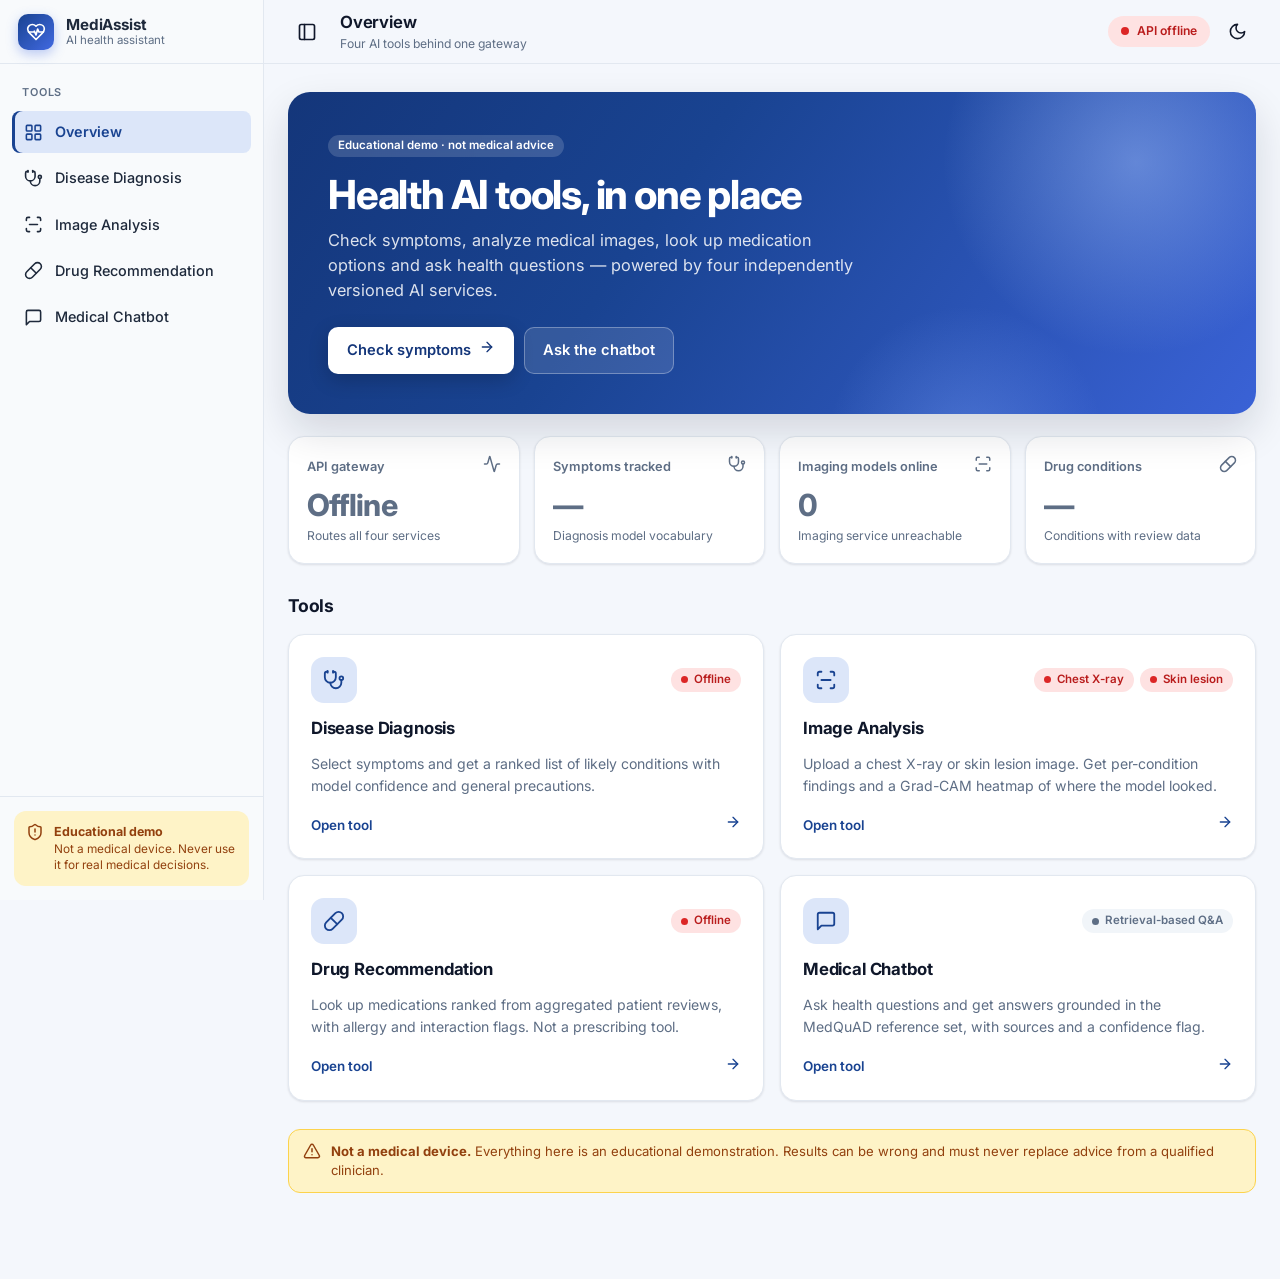
<file: frontend/index.html>
<!DOCTYPE html>
<html lang="en">
<head>
  <meta charset="UTF-8" />
  <meta name="viewport" content="width=device-width, initial-scale=1.0" />
  <title>Overview — MediAssist</title>
  <link rel="preconnect" href="https://fonts.googleapis.com" />
  <link rel="preconnect" href="https://fonts.gstatic.com" crossorigin />
  <link href="https://fonts.googleapis.com/css2?family=Inter:wght@400;500;600;700;800&display=swap" rel="stylesheet" />
  <link rel="icon" href="data:image/svg+xml,%3Csvg xmlns='http://www.w3.org/2000/svg' viewBox='0 0 32 32'%3E%3Crect width='32' height='32' rx='8' fill='%23194391'/%3E%3Cpath d='M16 24s-7-4.4-7-9.6A4 4 0 0 1 16 12a4 4 0 0 1 7 2.4C23 19.6 16 24 16 24z' fill='none' stroke='white' stroke-width='2' stroke-linejoin='round'/%3E%3C/svg%3E" />
  <link rel="stylesheet" href="css/style.css" />
  <script>try{var t=localStorage.getItem("theme")||(matchMedia("(prefers-color-scheme: dark)").matches?"dark":"light");document.documentElement.dataset.theme=t}catch(e){}</script>
</head>
<body data-page="overview" data-title="Overview" data-subtitle="Four AI tools behind one gateway">
  <div class="app">
    <aside class="sidebar" id="sidebar"></aside>
    <div class="inset">
      <header class="topbar" id="topbar"></header>
      <main class="page">

        <section class="hero">
          <span class="badge">Educational demo · not medical advice</span>
          <h2>Health AI tools, in one place</h2>
          <p>Check symptoms, analyze medical images, look up medication options and ask health questions — powered by four independently versioned AI services.</p>
          <div class="hero-actions">
            <a class="btn" href="diagnosis.html">Check symptoms <span data-icon="arrowRight" data-size="16"></span></a>
            <a class="btn btn-ghost" href="chatbot.html">Ask the chatbot</a>
          </div>
        </section>

        <section class="stat-grid" aria-label="System status">
          <div class="card stat">
            <div class="stat-top"><span>API gateway</span><span data-icon="activity" data-size="18"></span></div>
            <div class="stat-value is-offline" id="stat-gateway">…</div>
            <div class="stat-hint">Routes all four services</div>
          </div>
          <div class="card stat">
            <div class="stat-top"><span>Symptoms tracked</span><span data-icon="stethoscope" data-size="18"></span></div>
            <div class="stat-value is-offline" id="stat-symptoms">…</div>
            <div class="stat-hint">Diagnosis model vocabulary</div>
          </div>
          <div class="card stat">
            <div class="stat-top"><span>Imaging models online</span><span data-icon="scan" data-size="18"></span></div>
            <div class="stat-value is-offline" id="stat-imaging">…</div>
            <div class="stat-hint" id="stat-imaging-hint">Checking…</div>
          </div>
          <div class="card stat">
            <div class="stat-top"><span>Drug conditions</span><span data-icon="pill" data-size="18"></span></div>
            <div class="stat-value is-offline" id="stat-drugs">…</div>
            <div class="stat-hint">Conditions with review data</div>
          </div>
        </section>

        <div class="section-head"><h3>Tools</h3></div>
        <section class="service-grid">
          <a class="card service-card" href="diagnosis.html">
            <div class="service-top">
              <span class="service-icon" data-icon="stethoscope" data-size="22"></span>
              <span class="dot-chip" id="svc-diagnosis-status" data-state="checking">Checking…</span>
            </div>
            <h4>Disease Diagnosis</h4>
            <p>Select symptoms and get a ranked list of likely conditions with model confidence and general precautions.</p>
            <div class="service-foot"><span>Open tool</span><span data-icon="arrowRight" data-size="16"></span></div>
          </a>

          <a class="card service-card" href="imaging.html">
            <div class="service-top">
              <span class="service-icon" data-icon="scan" data-size="22"></span>
              <div class="chips">
                <span class="dot-chip" id="svc-chest-status" data-state="checking">Chest X-ray</span>
                <span class="dot-chip" id="svc-skin-status" data-state="checking">Skin lesion</span>
              </div>
            </div>
            <h4>Image Analysis</h4>
            <p>Upload a chest X-ray or skin lesion image. Get per-condition findings and a Grad-CAM heatmap of where the model looked.</p>
            <div class="service-foot"><span>Open tool</span><span data-icon="arrowRight" data-size="16"></span></div>
          </a>

          <a class="card service-card" href="drugs.html">
            <div class="service-top">
              <span class="service-icon" data-icon="pill" data-size="22"></span>
              <span class="dot-chip" id="svc-drugs-status" data-state="checking">Checking…</span>
            </div>
            <h4>Drug Recommendation</h4>
            <p>Look up medications ranked from aggregated patient reviews, with allergy and interaction flags. Not a prescribing tool.</p>
            <div class="service-foot"><span>Open tool</span><span data-icon="arrowRight" data-size="16"></span></div>
          </a>

          <a class="card service-card" href="chatbot.html">
            <div class="service-top">
              <span class="service-icon" data-icon="message" data-size="22"></span>
              <span class="dot-chip">Retrieval-based Q&amp;A</span>
            </div>
            <h4>Medical Chatbot</h4>
            <p>Ask health questions and get answers grounded in the MedQuAD reference set, with sources and a confidence flag.</p>
            <div class="service-foot"><span>Open tool</span><span data-icon="arrowRight" data-size="16"></span></div>
          </a>
        </section>

        <div class="callout callout-warn" style="margin-top:28px">
          <span data-icon="alert" data-size="18"></span>
          <span><strong>Not a medical device.</strong> Everything here is an educational demonstration. Results can be wrong and must never replace advice from a qualified clinician.</span>
        </div>
      </main>
    </div>
  </div>
  <div class="scrim" id="scrim"></div>
  <script src="js/config.js"></script>
  <script src="js/shell.js"></script>
  <script src="js/overview.js"></script>
</body>
</html>
</file>
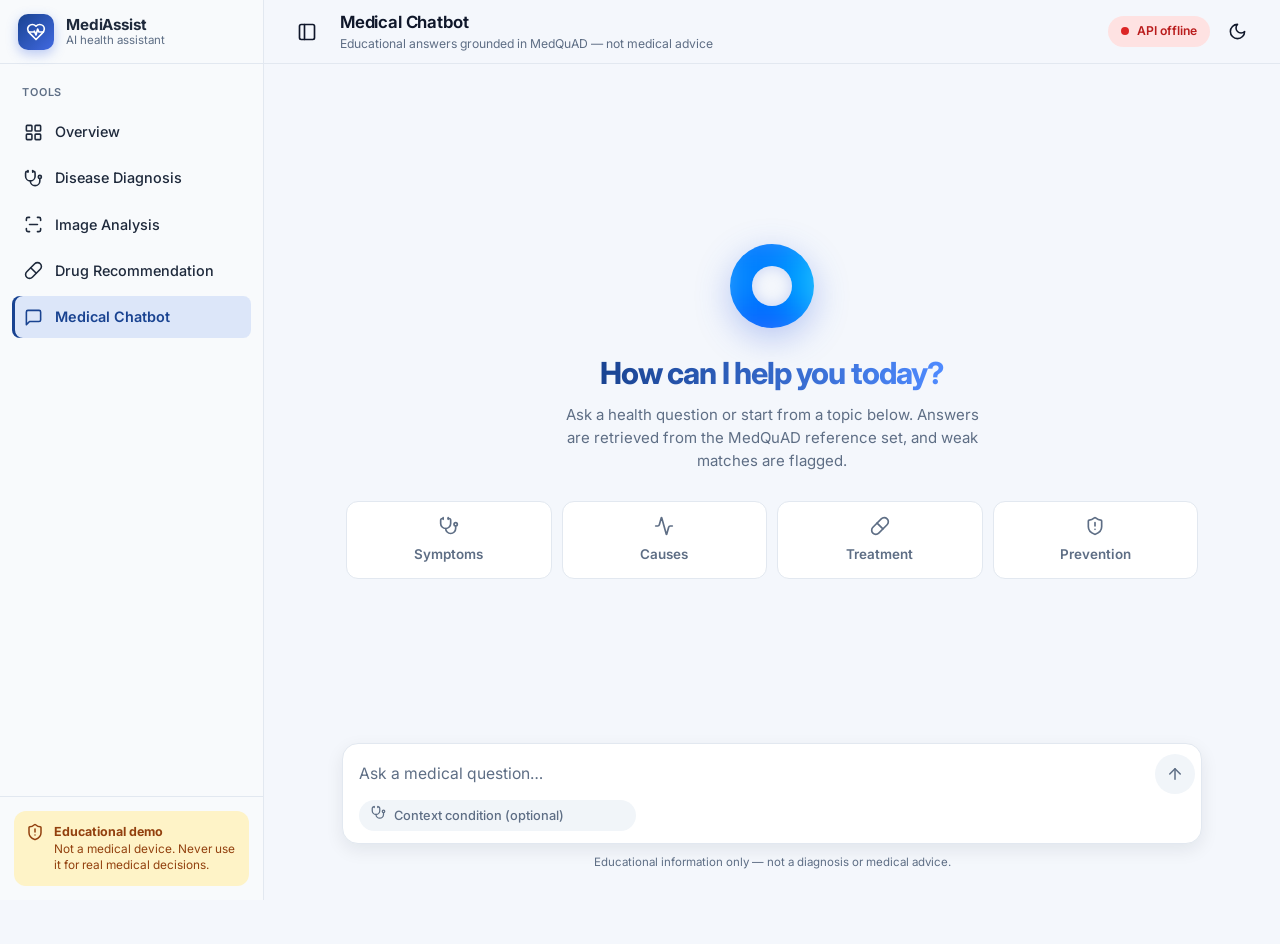
<file: frontend/chatbot.html>
<!DOCTYPE html>
<html lang="en">
<head>
  <meta charset="UTF-8" />
  <meta name="viewport" content="width=device-width, initial-scale=1.0" />
  <title>Medical Chatbot — MediAssist</title>
  <link rel="preconnect" href="https://fonts.googleapis.com" />
  <link rel="preconnect" href="https://fonts.gstatic.com" crossorigin />
  <link href="https://fonts.googleapis.com/css2?family=Inter:wght@400;500;600;700;800&display=swap" rel="stylesheet" />
  <link rel="icon" href="data:image/svg+xml,%3Csvg xmlns='http://www.w3.org/2000/svg' viewBox='0 0 32 32'%3E%3Crect width='32' height='32' rx='8' fill='%23194391'/%3E%3Cpath d='M16 24s-7-4.4-7-9.6A4 4 0 0 1 16 12a4 4 0 0 1 7 2.4C23 19.6 16 24 16 24z' fill='none' stroke='white' stroke-width='2' stroke-linejoin='round'/%3E%3C/svg%3E" />
  <link rel="stylesheet" href="css/style.css" />
  <script>try{var t=localStorage.getItem("theme")||(matchMedia("(prefers-color-scheme: dark)").matches?"dark":"light");document.documentElement.dataset.theme=t}catch(e){}</script>
</head>
<body data-page="chatbot" data-title="Medical Chatbot" data-subtitle="Educational answers grounded in MedQuAD — not medical advice">
  <div class="app">
    <aside class="sidebar" id="sidebar"></aside>
    <div class="inset">
      <header class="topbar" id="topbar"></header>
      <main class="page">
        <div class="chat-shell">
          <div id="chat-log" class="chat-log">
            <div id="chat-empty" class="chat-empty">
              <div class="orb" aria-hidden="true"></div>
              <h2>How can I help you today?</h2>
              <p>Ask a health question or start from a topic below. Answers are retrieved from the MedQuAD reference set, and weak matches are flagged.</p>

              <div class="category-grid" id="category-grid"></div>
              <div id="suggestion-panel" class="card suggestion-panel hidden"></div>
            </div>
          </div>

          <form id="chat-form" class="composer" autocomplete="off">
            <div class="composer-main">
              <input type="text" id="question-input" placeholder="Ask a medical question…" autocomplete="off" required />
              <button type="submit" id="ask-button" class="send-btn" aria-label="Send question" disabled data-icon="arrowUp" data-size="18"></button>
            </div>
            <div class="composer-bar">
              <label class="context-pill" for="context-disease">
                <span data-icon="stethoscope" data-size="15"></span>
                <input type="text" id="context-disease" placeholder="Context condition (optional)" autocomplete="off" />
              </label>
            </div>
          </form>
          <p class="chat-footnote">Educational information only — not a diagnosis or medical advice.</p>
        </div>
      </main>
    </div>
  </div>
  <div class="scrim" id="scrim"></div>
  <script src="js/config.js"></script>
  <script src="js/shell.js"></script>
  <script src="js/chatbot.js"></script>
</body>
</html>
</file>
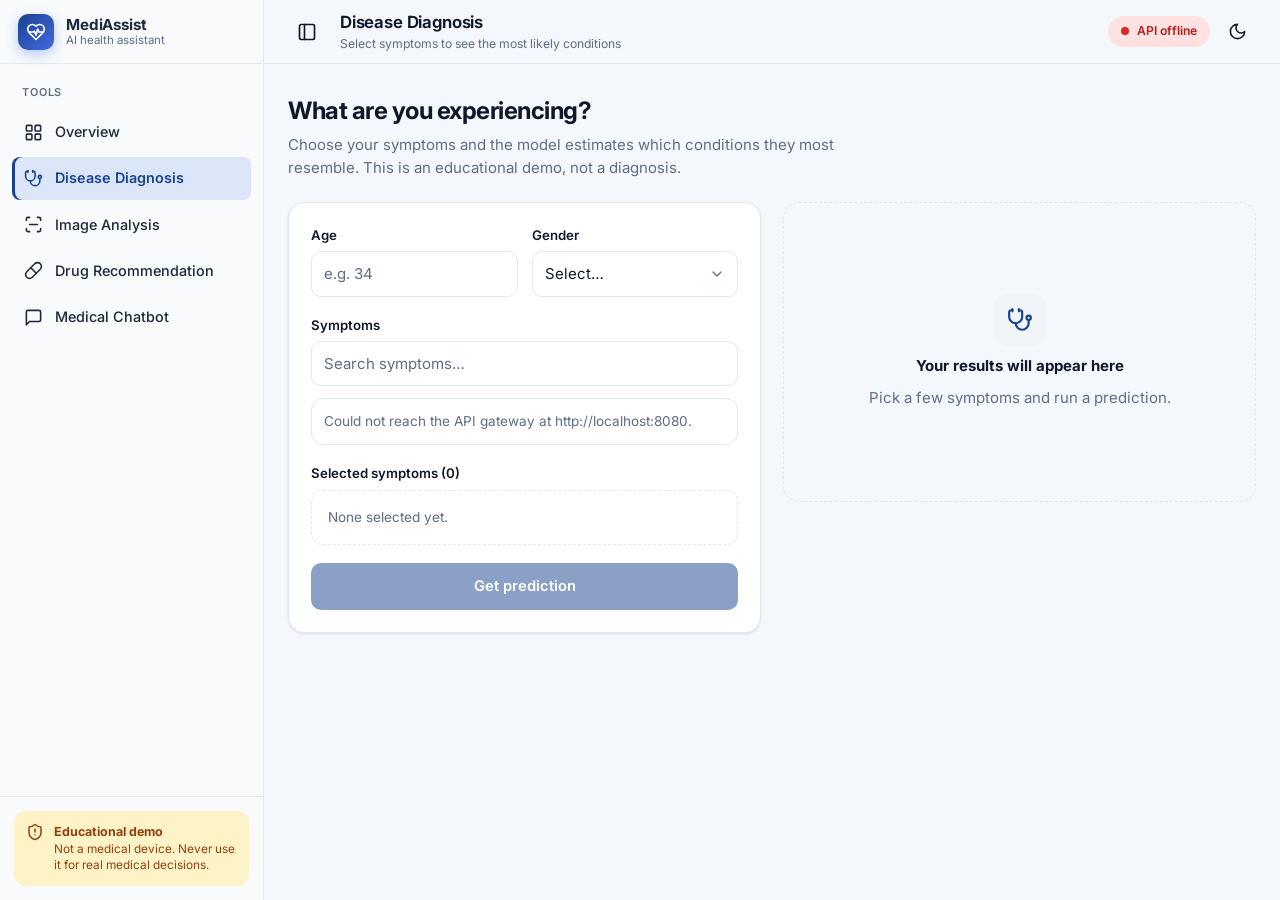
<file: frontend/diagnosis.html>
<!DOCTYPE html>
<html lang="en">
<head>
  <meta charset="UTF-8" />
  <meta name="viewport" content="width=device-width, initial-scale=1.0" />
  <title>Disease Diagnosis — MediAssist</title>
  <link rel="preconnect" href="https://fonts.googleapis.com" />
  <link rel="preconnect" href="https://fonts.gstatic.com" crossorigin />
  <link href="https://fonts.googleapis.com/css2?family=Inter:wght@400;500;600;700;800&display=swap" rel="stylesheet" />
  <link rel="icon" href="data:image/svg+xml,%3Csvg xmlns='http://www.w3.org/2000/svg' viewBox='0 0 32 32'%3E%3Crect width='32' height='32' rx='8' fill='%23194391'/%3E%3Cpath d='M16 24s-7-4.4-7-9.6A4 4 0 0 1 16 12a4 4 0 0 1 7 2.4C23 19.6 16 24 16 24z' fill='none' stroke='white' stroke-width='2' stroke-linejoin='round'/%3E%3C/svg%3E" />
  <link rel="stylesheet" href="css/style.css" />
  <script>try{var t=localStorage.getItem("theme")||(matchMedia("(prefers-color-scheme: dark)").matches?"dark":"light");document.documentElement.dataset.theme=t}catch(e){}</script>
</head>
<body data-page="diagnosis" data-title="Disease Diagnosis" data-subtitle="Select symptoms to see the most likely conditions">
  <div class="app">
    <aside class="sidebar" id="sidebar"></aside>
    <div class="inset">
      <header class="topbar" id="topbar"></header>
      <main class="page">
        <div class="page-intro">
          <h2>What are you experiencing?</h2>
          <p>Choose your symptoms and the model estimates which conditions they most resemble. This is an educational demo, not a diagnosis.</p>
        </div>

        <div class="workspace">
          <form id="diagnosis-form" class="card card-pad">
            <div class="field-grid">
              <div class="field">
                <label for="age">Age</label>
                <input type="number" id="age" name="age" min="0" max="120" placeholder="e.g. 34" required />
              </div>
              <div class="field">
                <label for="gender">Gender</label>
                <select id="gender" name="gender" required>
                  <option value="">Select…</option>
                  <option value="male">Male</option>
                  <option value="female">Female</option>
                  <option value="other">Other</option>
                </select>
              </div>
            </div>

            <div class="field">
              <label for="symptom-filter">Symptoms</label>
              <input type="text" id="symptom-filter" placeholder="Search symptoms…" autocomplete="off" />
              <div id="symptom-count" class="symptom-count"></div>
              <div id="symptom-checklist" class="symptom-checklist">
                <p class="loading-text">Loading symptom list…</p>
              </div>
            </div>

            <div class="field">
              <span class="label">Selected symptoms (<span id="selected-count">0</span>)</span>
              <div id="selected-symptoms" class="selected-symptoms">
                <p class="empty-text">None selected yet.</p>
              </div>
            </div>

            <button type="submit" class="btn btn-block">Get prediction</button>
          </form>

          <div>
            <section id="result" class="result hidden"></section>
            <div class="result-placeholder">
              <span class="ph-icon" data-icon="stethoscope" data-size="26"></span>
              <strong>Your results will appear here</strong>
              <span>Pick a few symptoms and run a prediction.</span>
            </div>
          </div>
        </div>
      </main>
    </div>
  </div>
  <div class="scrim" id="scrim"></div>
  <script src="js/config.js"></script>
  <script src="js/shell.js"></script>
  <script src="js/app.js"></script>
</body>
</html>
</file>
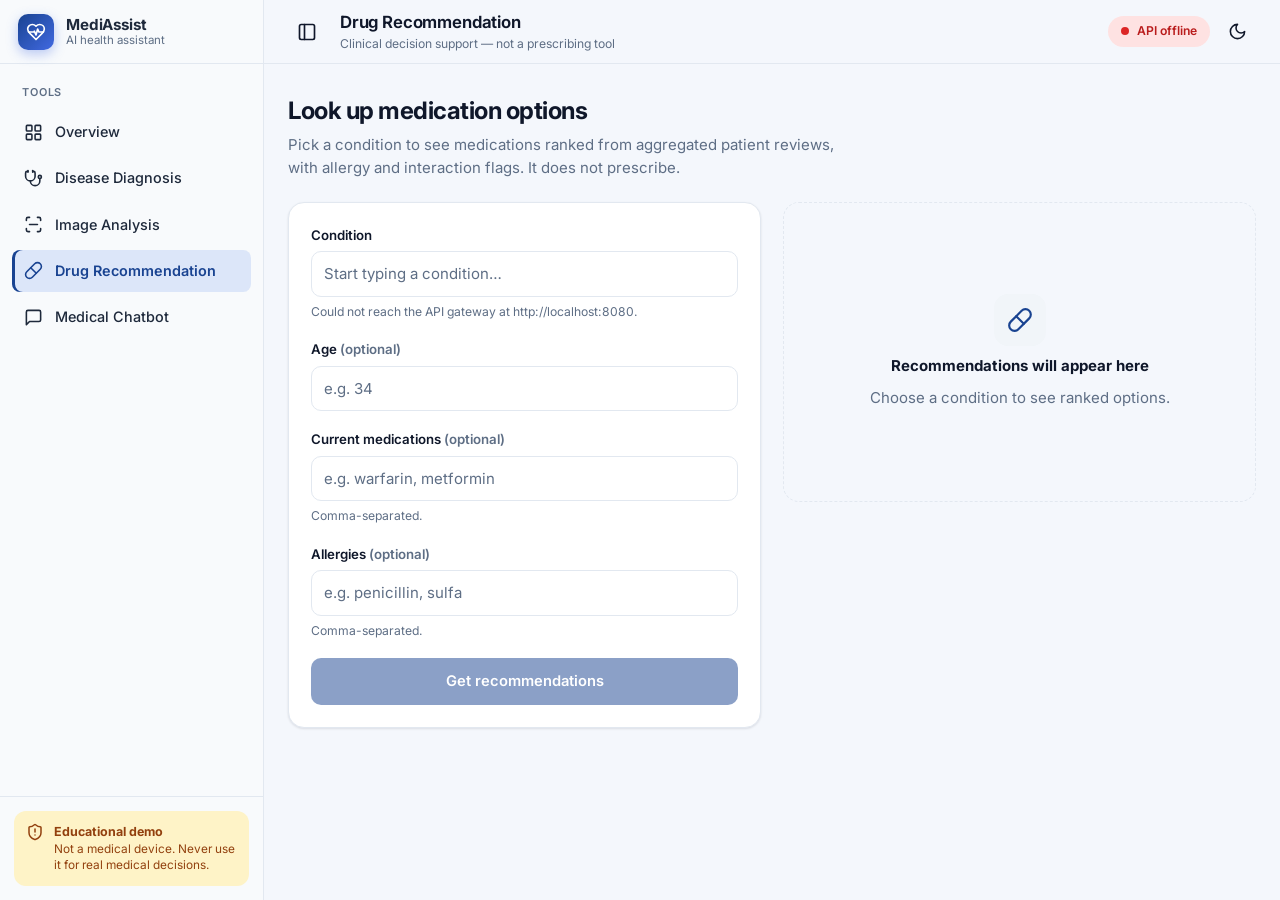
<file: frontend/drugs.html>
<!DOCTYPE html>
<html lang="en">
<head>
  <meta charset="UTF-8" />
  <meta name="viewport" content="width=device-width, initial-scale=1.0" />
  <title>Drug Recommendation — MediAssist</title>
  <link rel="preconnect" href="https://fonts.googleapis.com" />
  <link rel="preconnect" href="https://fonts.gstatic.com" crossorigin />
  <link href="https://fonts.googleapis.com/css2?family=Inter:wght@400;500;600;700;800&display=swap" rel="stylesheet" />
  <link rel="icon" href="data:image/svg+xml,%3Csvg xmlns='http://www.w3.org/2000/svg' viewBox='0 0 32 32'%3E%3Crect width='32' height='32' rx='8' fill='%23194391'/%3E%3Cpath d='M16 24s-7-4.4-7-9.6A4 4 0 0 1 16 12a4 4 0 0 1 7 2.4C23 19.6 16 24 16 24z' fill='none' stroke='white' stroke-width='2' stroke-linejoin='round'/%3E%3C/svg%3E" />
  <link rel="stylesheet" href="css/style.css" />
  <script>try{var t=localStorage.getItem("theme")||(matchMedia("(prefers-color-scheme: dark)").matches?"dark":"light");document.documentElement.dataset.theme=t}catch(e){}</script>
</head>
<body data-page="drugs" data-title="Drug Recommendation" data-subtitle="Clinical decision support — not a prescribing tool">
  <div class="app">
    <aside class="sidebar" id="sidebar"></aside>
    <div class="inset">
      <header class="topbar" id="topbar"></header>
      <main class="page">
        <div class="page-intro">
          <h2>Look up medication options</h2>
          <p>Pick a condition to see medications ranked from aggregated patient reviews, with allergy and interaction flags. It does not prescribe.</p>
        </div>

        <div class="workspace">
          <form id="drugs-form" class="card card-pad">
            <div class="field">
              <label for="condition-input">Condition</label>
              <input type="text" id="condition-input" name="condition" list="condition-options" placeholder="Start typing a condition…" autocomplete="off" required />
              <datalist id="condition-options"></datalist>
              <div id="condition-count" class="symptom-count"></div>
            </div>

            <div class="field">
              <label for="age">Age <span class="muted">(optional)</span></label>
              <input type="number" id="age" name="age" min="0" max="120" placeholder="e.g. 34" />
            </div>

            <div class="field">
              <label for="current-medications">Current medications <span class="muted">(optional)</span></label>
              <input type="text" id="current-medications" placeholder="e.g. warfarin, metformin" autocomplete="off" />
              <small>Comma-separated.</small>
            </div>

            <div class="field">
              <label for="allergies">Allergies <span class="muted">(optional)</span></label>
              <input type="text" id="allergies" placeholder="e.g. penicillin, sulfa" autocomplete="off" />
              <small>Comma-separated.</small>
            </div>

            <button type="submit" class="btn btn-block" id="recommend-button">Get recommendations</button>
          </form>

          <div>
            <section id="result" class="result hidden"></section>
            <div class="result-placeholder">
              <span class="ph-icon" data-icon="pill" data-size="26"></span>
              <strong>Recommendations will appear here</strong>
              <span>Choose a condition to see ranked options.</span>
            </div>
          </div>
        </div>
      </main>
    </div>
  </div>
  <div class="scrim" id="scrim"></div>
  <script src="js/config.js"></script>
  <script src="js/shell.js"></script>
  <script src="js/drugs.js"></script>
</body>
</html>
</file>
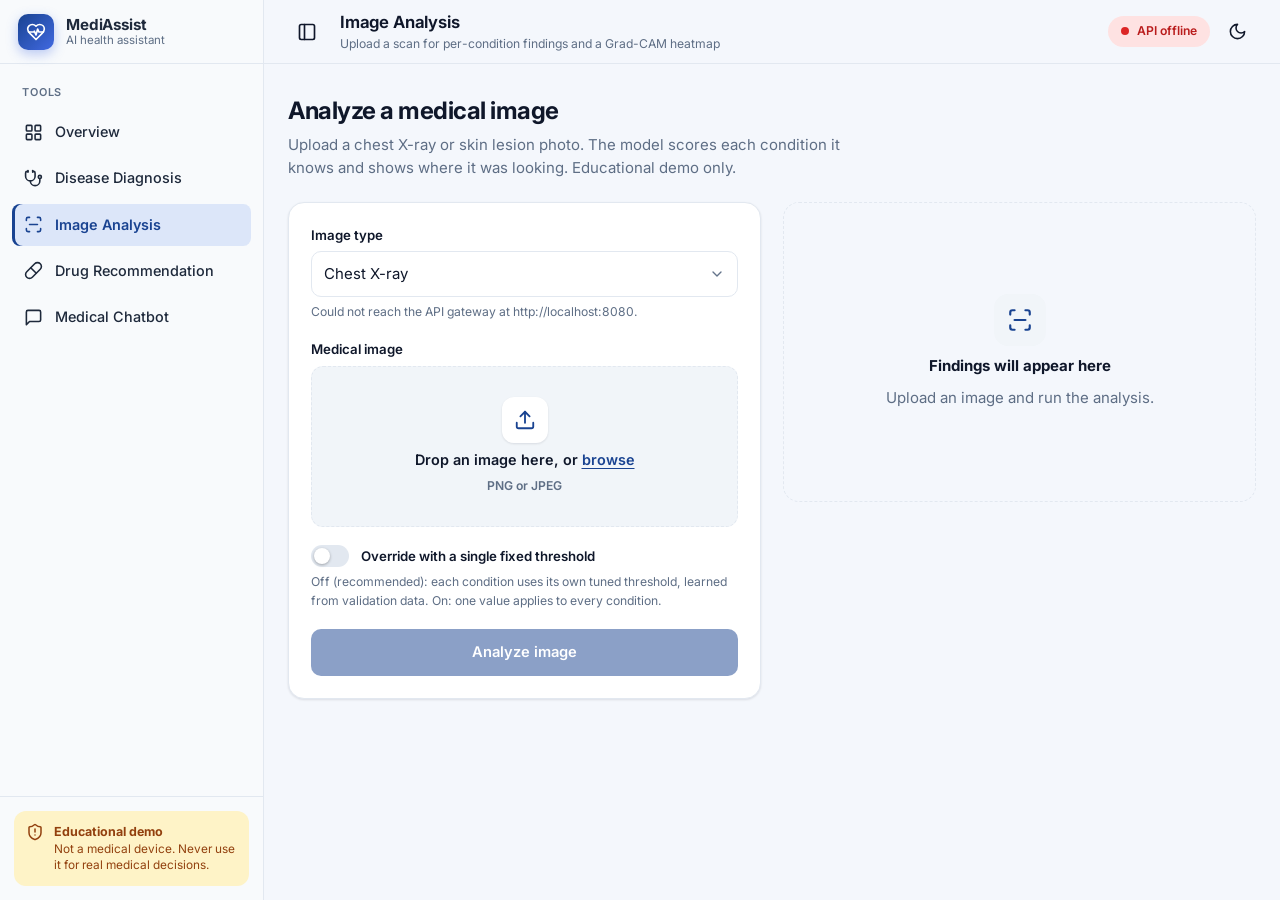
<file: frontend/imaging.html>
<!DOCTYPE html>
<html lang="en">
<head>
  <meta charset="UTF-8" />
  <meta name="viewport" content="width=device-width, initial-scale=1.0" />
  <title>Image Analysis — MediAssist</title>
  <link rel="preconnect" href="https://fonts.googleapis.com" />
  <link rel="preconnect" href="https://fonts.gstatic.com" crossorigin />
  <link href="https://fonts.googleapis.com/css2?family=Inter:wght@400;500;600;700;800&display=swap" rel="stylesheet" />
  <link rel="icon" href="data:image/svg+xml,%3Csvg xmlns='http://www.w3.org/2000/svg' viewBox='0 0 32 32'%3E%3Crect width='32' height='32' rx='8' fill='%23194391'/%3E%3Cpath d='M16 24s-7-4.4-7-9.6A4 4 0 0 1 16 12a4 4 0 0 1 7 2.4C23 19.6 16 24 16 24z' fill='none' stroke='white' stroke-width='2' stroke-linejoin='round'/%3E%3C/svg%3E" />
  <link rel="stylesheet" href="css/style.css" />
  <script>try{var t=localStorage.getItem("theme")||(matchMedia("(prefers-color-scheme: dark)").matches?"dark":"light");document.documentElement.dataset.theme=t}catch(e){}</script>
</head>
<body data-page="imaging" data-title="Image Analysis" data-subtitle="Upload a scan for per-condition findings and a Grad-CAM heatmap">
  <div class="app">
    <aside class="sidebar" id="sidebar"></aside>
    <div class="inset">
      <header class="topbar" id="topbar"></header>
      <main class="page">
        <div class="page-intro">
          <h2>Analyze a medical image</h2>
          <p>Upload a chest X-ray or skin lesion photo. The model scores each condition it knows and shows where it was looking. Educational demo only.</p>
        </div>

        <div class="workspace">
          <form id="imaging-form" class="card card-pad">
            <div class="field">
              <label for="image-type">Image type</label>
              <select id="image-type" name="image_type">
                <option value="chest_xray">Chest X-ray</option>
                <option value="skin_lesion">Skin lesion</option>
                <option value="retinal">Retinal (not available)</option>
              </select>
              <div id="conditions-note" class="symptom-count"></div>
            </div>

            <div class="field">
              <span class="label">Medical image</span>
              <label class="dropzone" id="dropzone" for="image-file">
                <span class="dropzone-icon" data-icon="upload" data-size="22"></span>
                <span class="dropzone-title">Drop an image here, or <u>browse</u></span>
                <span class="dropzone-hint">PNG or JPEG</span>
              </label>
              <input type="file" id="image-file" name="image" class="sr-only" accept="image/png, image/jpeg" />
              <div id="image-preview-wrap" class="image-preview-wrap hidden">
                <img id="image-preview" alt="Selected image preview" />
                <div class="preview-meta">
                  <strong id="preview-name"></strong>
                  <span id="preview-size"></span>
                </div>
                <button type="button" class="btn-icon" id="preview-remove" aria-label="Remove image" data-icon="x" data-size="18"></button>
              </div>
            </div>

            <div class="field">
              <label class="switch">
                <input type="checkbox" id="threshold-override-toggle" />
                <span class="switch-track"></span>
                <span>Override with a single fixed threshold</span>
              </label>
              <small>Off (recommended): each condition uses its own tuned threshold, learned from validation data. On: one value applies to every condition.</small>
              <div id="threshold-slider-wrap" class="hidden">
                <label for="threshold">Fixed threshold — <span id="threshold-value">0.50</span></label>
                <input type="range" id="threshold" name="threshold" min="0.01" max="0.95" step="0.01" value="0.5" />
              </div>
            </div>

            <button type="submit" class="btn btn-block" id="analyze-button">Analyze image</button>
          </form>

          <div>
            <section id="result" class="result hidden"></section>
            <div class="result-placeholder">
              <span class="ph-icon" data-icon="scan" data-size="26"></span>
              <strong>Findings will appear here</strong>
              <span>Upload an image and run the analysis.</span>
            </div>
          </div>
        </div>
      </main>
    </div>
  </div>
  <div class="scrim" id="scrim"></div>
  <script src="js/config.js"></script>
  <script src="js/shell.js"></script>
  <script src="js/imaging.js"></script>
</body>
</html>
</file>
<file: frontend/css/style.css>
/* =====================================================================
   MediAssist — design system
   Tokens: "Harbor Blue" (21st.dev community theme by serafimcloud).
   Layout patterns adapted from 21st.dev "App Dashboard Layout" and
   "AI Assistant Interface", hand-ported to plain CSS (no build step).
   ===================================================================== */

/* ---------- Tokens ---------- */
:root {
  color-scheme: light;

  /* Harbor Blue — taken verbatim from the theme */
  --background: #FFFFFF;
  --foreground: #0F172A;
  --card: #FFFFFF;
  --card-foreground: #0F172A;
  --primary: #194391;
  --primary-foreground: #FFFFFF;
  --secondary: #DCE6F9;
  --secondary-foreground: #194391;
  --muted: #F1F5F9;
  --muted-foreground: #5E6E85; /* theme value is #64748B — darkened so it clears WCAG AA (4.5:1) on the tinted page bg and muted fills */
  --accent: #F1F5F9;
  --accent-foreground: #194391;
  --destructive: #EF4444;
  --border: #E2E8F0;
  --input: #FFFFFF;
  --ring: #194391;
  --chart-1: #194391;
  --chart-2: #4169E1;
  --chart-3: #7CA3F5;
  --chart-4: #A5C2F9;
  --chart-5: #DCE6F9;
  --sidebar: #F8FAFC;
  --sidebar-foreground: #1E293B;
  --sidebar-accent: #DCE6F9;
  --sidebar-accent-foreground: #194391;
  --sidebar-border: #E2E8F0;
  --font-sans: Inter, ui-sans-serif, system-ui, -apple-system, "Segoe UI", Roboto, sans-serif;
  --font-mono: "JetBrains Mono", ui-monospace, SFMono-Regular, Menlo, monospace;

  /* Additions — NOT in the theme. A medical UI needs status colours, and the
     theme's dark-mode primary (#194391) is too dim to read on dark surfaces,
     so fills/text get their own derived tokens. */
  --bg-page: #F4F7FC;
  --brand: #194391;
  --brand-hover: #14367A;
  --brand-text: #194391;
  --brand-soft: #DCE6F9;
  --success: #0E9F6E;
  --success-soft: #DEF7EC;
  --success-text: #046C4E;
  --warning-soft: #FEF3C7;
  --warning-text: #92400E;
  --warning-border: #FCD34D;
  --danger: #DC2626;
  --danger-soft: #FEE2E2;
  --danger-text: #B91C1C;

  --radius-sm: 8px;
  --radius: 12px;
  --radius-lg: 16px;
  --shadow-sm: 0 1px 2px rgb(15 23 42 / .05), 0 1px 3px rgb(15 23 42 / .06);
  --shadow-md: 0 6px 18px rgb(15 23 42 / .08);
  --shadow-lg: 0 18px 40px rgb(15 23 42 / .14);
  --sidebar-w: 264px;
  --topbar-h: 64px;
}

[data-theme="dark"] {
  color-scheme: dark;
  --background: #0F172A;
  --foreground: #F8FAFC;
  --card: #1E293B;
  --card-foreground: #F8FAFC;
  --secondary: #1E293B;
  --secondary-foreground: #DCE6F9;
  --muted: #1E293B;
  --muted-foreground: #94A3B8;
  --accent: #1E293B;
  --accent-foreground: #DCE6F9;
  --border: #334155;
  --input: #334155;
  --chart-2: #3B82F6;
  --chart-3: #60A5FA;
  --chart-4: #93C5FD;
  --chart-5: #BFDBFE;
  --sidebar: #1E293B;
  --sidebar-foreground: #F8FAFC;
  --sidebar-accent: #334155;
  --sidebar-accent-foreground: #DCE6F9;
  --sidebar-border: #334155;

  --bg-page: #0F172A;
  --brand: #2B5BB8;
  --brand-hover: #3A6BCB;
  --brand-text: #9DBDF9;
  --brand-soft: #1E2F55;
  --success: #34D399;
  --success-soft: #0D3B2E;
  --success-text: #6EE7B7;
  --warning-soft: #3A2A08;
  --warning-text: #FCD34D;
  --warning-border: #7A5A10;
  --danger: #F87171;
  --danger-soft: #3F1D1D;
  --danger-text: #FCA5A5;
  --shadow-sm: 0 1px 2px rgb(0 0 0 / .3);
  --shadow-md: 0 6px 18px rgb(0 0 0 / .35);
  --shadow-lg: 0 18px 40px rgb(0 0 0 / .5);
}

/* ---------- Base ---------- */
* { box-sizing: border-box; }
html { -webkit-text-size-adjust: 100%; }
body {
  margin: 0;
  font-family: var(--font-sans);
  font-size: 15px;
  line-height: 1.55;
  color: var(--foreground);
  background: var(--bg-page);
  -webkit-font-smoothing: antialiased;
}
h1, h2, h3, h4, p { margin: 0; }
a { color: var(--brand-text); }
button, input, select { font: inherit; color: inherit; }
.hidden { display: none !important; }
.sr-only {
  position: absolute; width: 1px; height: 1px; padding: 0; margin: -1px;
  overflow: hidden; clip: rect(0, 0, 0, 0); white-space: nowrap; border: 0;
}
.muted { color: var(--muted-foreground); }
.icon { flex-shrink: 0; }
:focus-visible { outline: 2px solid var(--brand-text); outline-offset: 2px; border-radius: 6px; }

/* ---------- App shell ---------- */
.app { display: flex; min-height: 100vh; }

.sidebar {
  position: fixed; inset: 0 auto 0 0;
  width: var(--sidebar-w);
  background: var(--sidebar);
  border-right: 1px solid var(--sidebar-border);
  display: flex; flex-direction: column;
  z-index: 50;
  transition: width .2s ease, transform .2s ease;
}
.sidebar-head { height: var(--topbar-h); display: flex; align-items: center; padding: 0 18px; border-bottom: 1px solid var(--sidebar-border); }
.brand { display: flex; align-items: center; gap: 12px; text-decoration: none; color: var(--sidebar-foreground); min-width: 0; }
.brand-mark {
  width: 36px; height: 36px; border-radius: 10px; flex-shrink: 0;
  display: grid; place-items: center; color: #fff;
  background: linear-gradient(135deg, #194391, #4169E1);
  box-shadow: 0 4px 12px rgb(65 105 225 / .35);
}
.brand-text { display: flex; flex-direction: column; line-height: 1.15; white-space: nowrap; }
.brand-text strong { font-size: .95rem; letter-spacing: -.01em; }
.brand-text small { font-size: .72rem; color: var(--muted-foreground); }

.nav { flex: 1; padding: 14px 12px; display: flex; flex-direction: column; gap: 4px; overflow-y: auto; }
.nav-title { font-size: .68rem; font-weight: 600; text-transform: uppercase; letter-spacing: .08em; color: var(--muted-foreground); padding: 6px 10px; }
.nav-item {
  display: flex; align-items: center; gap: 12px;
  padding: 10px 12px; border-radius: var(--radius-sm);
  color: var(--sidebar-foreground); text-decoration: none;
  font-size: .9rem; font-weight: 500;
  transition: background .15s ease, color .15s ease;
}
.nav-item:hover { background: var(--sidebar-accent); }
.nav-item.active { background: var(--sidebar-accent); color: var(--sidebar-accent-foreground); font-weight: 600; box-shadow: inset 3px 0 0 var(--brand-text); }
.nav-label { white-space: nowrap; }

.sidebar-foot { padding: 14px; border-top: 1px solid var(--sidebar-border); }
.sidebar-note { display: flex; gap: 10px; padding: 12px; border-radius: var(--radius); background: var(--warning-soft); color: var(--warning-text); font-size: .74rem; line-height: 1.4; }
.sidebar-note strong { display: block; font-size: .78rem; }

.inset { flex: 1; min-width: 0; margin-left: var(--sidebar-w); transition: margin-left .2s ease; } /* min-width:0 — flex items otherwise refuse to shrink and overflow at tablet widths */

body.sidebar-collapsed { --sidebar-w: 76px; }
body.sidebar-collapsed .brand-text,
body.sidebar-collapsed .nav-label,
body.sidebar-collapsed .nav-title,
body.sidebar-collapsed .sidebar-note p { display: none; }
body.sidebar-collapsed .sidebar-head { padding: 0; justify-content: center; }
body.sidebar-collapsed .nav-item { justify-content: center; padding: 12px; }
body.sidebar-collapsed .sidebar-note { justify-content: center; padding: 10px; }

.topbar {
  position: sticky; top: 0; z-index: 30;
  height: var(--topbar-h); padding: 0 24px;
  display: flex; align-items: center; gap: 14px;
  background: color-mix(in srgb, var(--bg-page) 82%, transparent);
  backdrop-filter: saturate(1.4) blur(12px);
  border-bottom: 1px solid var(--border);
}
.topbar-title { min-width: 0; }
.topbar-title h1 { font-size: 1.05rem; font-weight: 650; letter-spacing: -.01em; white-space: nowrap; overflow: hidden; text-overflow: ellipsis; }
.topbar-title p { font-size: .76rem; color: var(--muted-foreground); white-space: nowrap; overflow: hidden; text-overflow: ellipsis; }
.topbar-actions { margin-left: auto; display: flex; align-items: center; gap: 8px; }

.status-pill { display: inline-flex; align-items: center; gap: 8px; padding: 5px 12px; border-radius: 999px; font-size: .76rem; font-weight: 600; border: 1px solid var(--border); background: var(--card); color: var(--muted-foreground); }
.status-pill .dot { width: 8px; height: 8px; border-radius: 50%; background: var(--muted-foreground); }
.status-pill[data-state="online"] { color: var(--success-text); background: var(--success-soft); border-color: transparent; }
.status-pill[data-state="online"] .dot { background: var(--success); box-shadow: 0 0 0 0 rgb(14 159 110 / .5); animation: pulse 2s infinite; }
.status-pill[data-state="offline"] { color: var(--danger-text); background: var(--danger-soft); border-color: transparent; }
.status-pill[data-state="offline"] .dot { background: var(--danger); }
@keyframes pulse { 70% { box-shadow: 0 0 0 7px rgb(14 159 110 / 0); } 100% { box-shadow: 0 0 0 0 rgb(14 159 110 / 0); } }

.btn-icon { width: 38px; height: 38px; display: inline-grid; place-items: center; border-radius: 10px; border: 1px solid transparent; background: transparent; color: var(--foreground); cursor: pointer; transition: background .15s ease; }
.btn-icon:hover { background: var(--muted); }

.scrim { display: none; position: fixed; inset: 0; background: rgb(15 23 42 / .5); z-index: 45; }

.page { padding: 28px 24px 72px; max-width: 1180px; margin: 0 auto; }
.page-intro { margin-bottom: 22px; }
.page-intro h2 { font-size: 1.5rem; letter-spacing: -.02em; font-weight: 700; }
.page-intro p { margin-top: 4px; color: var(--muted-foreground); max-width: 62ch; }

@media (max-width: 900px) {
  /* Closed drawer: no shadow (it would bleed into the viewport edge) and visibility:hidden so its
     links can't be reached by keyboard while off-screen. Visibility flips after the slide-out ends. */
  .sidebar { transform: translateX(-100%); width: 272px; visibility: hidden; box-shadow: none;
             transition: transform .2s ease, visibility 0s linear .2s; }
  body.sidebar-open .sidebar { transform: none; visibility: visible; box-shadow: var(--shadow-lg);
             transition: transform .2s ease, visibility 0s; }
  body.sidebar-open .scrim { display: block; }
  .inset { margin-left: 0; }
  body.sidebar-collapsed { --sidebar-w: 264px; }
  .topbar { padding: 0 14px; }
  .page { padding: 20px 14px 64px; }
  .status-pill .status-text { display: none; }
  .status-pill { padding: 8px; }
}

/* ---------- Cards, buttons, badges ---------- */
.card { background: var(--card); color: var(--card-foreground); border: 1px solid var(--border); border-radius: var(--radius-lg); box-shadow: var(--shadow-sm); }
.card-pad { padding: 22px; }
.card-title { font-size: .95rem; font-weight: 650; }
.card-desc { font-size: .8rem; color: var(--muted-foreground); margin-top: 2px; }

.btn {
  display: inline-flex; align-items: center; justify-content: center; gap: 8px;
  padding: 11px 18px; border-radius: 10px; border: 1px solid transparent;
  background: var(--brand); color: #fff; font-weight: 600; font-size: .92rem;
  cursor: pointer; text-decoration: none;
  transition: background .15s ease, transform .1s ease, box-shadow .15s ease;
  box-shadow: 0 1px 2px rgb(15 23 42 / .15), 0 4px 14px rgb(65 105 225 / .25);
}
.btn:hover { background: var(--brand-hover); }
.btn:active { transform: translateY(1px); }
.btn:disabled { opacity: .5; cursor: not-allowed; box-shadow: none; }
.btn-block { width: 100%; }
.btn-ghost { background: transparent; color: var(--brand-text); border-color: var(--border); box-shadow: none; }
.btn-ghost:hover { background: var(--muted); }

.badge { display: inline-flex; align-items: center; gap: 5px; padding: 2px 10px; border-radius: 999px; font-size: .72rem; font-weight: 600; background: var(--brand-soft); color: var(--brand-text); white-space: nowrap; }
.badge-outline { background: transparent; border: 1px solid var(--border); color: var(--muted-foreground); }
.badge-danger { background: var(--danger-soft); color: var(--danger-text); }
.badge-success { background: var(--success-soft); color: var(--success-text); }
.badge-ai { background: linear-gradient(135deg, #6D28D9, #4169E1); color: #fff; }

/* ---------- Forms ---------- */
.field { display: flex; flex-direction: column; gap: 6px; margin-bottom: 18px; }
.field > label, .label { font-size: .83rem; font-weight: 600; }
.field small, .hint { font-size: .76rem; color: var(--muted-foreground); }
.field-grid { display: grid; grid-template-columns: 1fr 1fr; gap: 14px; }
@media (max-width: 520px) { .field-grid { grid-template-columns: 1fr; } }

input[type="text"], input[type="number"], select {
  width: 100%; padding: 10px 12px; border-radius: 10px;
  border: 1px solid var(--border); background: var(--input); color: var(--foreground);
  transition: border-color .15s ease, box-shadow .15s ease;
}
select {
  appearance: none; padding-right: 36px;
  background-image: url("data:image/svg+xml,%3Csvg xmlns='http://www.w3.org/2000/svg' width='16' height='16' viewBox='0 0 24 24' fill='none' stroke='%2364748B' stroke-width='2' stroke-linecap='round' stroke-linejoin='round'%3E%3Cpath d='m6 9 6 6 6-6'/%3E%3C/svg%3E");
  background-repeat: no-repeat; background-position: right 12px center;
}
input::placeholder { color: var(--muted-foreground); }
input:focus, select:focus { outline: none; border-color: var(--brand-text); box-shadow: 0 0 0 3px color-mix(in srgb, var(--brand-text) 22%, transparent); }
input[type="range"] { width: 100%; accent-color: var(--brand-text); }
input[type="checkbox"] { accent-color: var(--brand-text); width: 16px; height: 16px; }

.switch { display: flex; align-items: center; gap: 12px; cursor: pointer; font-weight: 500; font-size: .88rem; }
.switch input { position: absolute; opacity: 0; width: 0; height: 0; }
.switch-track { width: 38px; height: 22px; border-radius: 999px; background: var(--border); position: relative; flex-shrink: 0; transition: background .2s ease; }
.switch-track::after { content: ""; position: absolute; top: 3px; left: 3px; width: 16px; height: 16px; border-radius: 50%; background: #fff; box-shadow: 0 1px 3px rgb(0 0 0 / .3); transition: transform .2s ease; }
.switch input:checked + .switch-track { background: var(--brand); }
.switch input:checked + .switch-track::after { transform: translateX(16px); }
.switch input:focus-visible + .switch-track { outline: 2px solid var(--brand-text); outline-offset: 2px; }
#threshold-slider-wrap { margin-top: 12px; padding: 14px; border-radius: var(--radius); background: var(--muted); }
#threshold-slider-wrap label { font-size: .8rem; font-weight: 600; display: block; margin-bottom: 8px; }

.symptom-count { font-size: .76rem; color: var(--muted-foreground); }
.symptom-checklist {
  max-height: 290px; overflow-y: auto; padding: 6px;
  border: 1px solid var(--border); border-radius: var(--radius); background: var(--input);
  display: grid; grid-template-columns: repeat(auto-fill, minmax(190px, 1fr)); gap: 2px; align-content: start;
}
.symptom-checklist label { display: flex; align-items: center; gap: 10px; padding: 8px 10px; border-radius: var(--radius-sm); font-size: .86rem; font-weight: 450; cursor: pointer; transition: background .12s ease; }
.symptom-checklist label:hover { background: var(--muted); }
.symptom-checklist label:has(input:checked) { background: var(--brand-soft); color: var(--brand-text); font-weight: 600; }
.symptom-checklist label.hidden { display: none; }
.symptom-checklist .empty-text, .symptom-checklist .loading-text { grid-column: 1 / -1; }
.selected-symptoms { min-height: 46px; padding: 10px; display: flex; flex-wrap: wrap; gap: 6px; border: 1.5px dashed var(--border); border-radius: var(--radius); }
.symptom-chip { display: inline-flex; align-items: center; gap: 4px; padding: 4px 6px 4px 12px; border-radius: 999px; background: var(--brand-soft); color: var(--brand-text); font-size: .8rem; font-weight: 600; line-height: 1.2; animation: pop .15s ease; }
@keyframes pop { from { transform: scale(.85); opacity: 0; } }
.chip-remove { background: none; border: none; width: 20px; height: 20px; display: grid; place-items: center; border-radius: 50%; color: inherit; font-size: 1.05rem; line-height: 1; cursor: pointer; padding: 0; }
.chip-remove:hover { background: color-mix(in srgb, var(--brand-text) 20%, transparent); }
.loading-text, .empty-text { color: var(--muted-foreground); font-size: .85rem; padding: 6px; }

/* Dropzone */
.dropzone {
  display: flex; flex-direction: column; align-items: center; justify-content: center; gap: 6px; text-align: center;
  padding: 30px 16px; border: 1.5px dashed var(--border); border-radius: var(--radius);
  background: var(--muted); cursor: pointer;
  transition: border-color .15s ease, background .15s ease, transform .15s ease;
}
.dropzone:hover, .dropzone.is-dragging { border-color: var(--brand-text); background: var(--brand-soft); }
.dropzone.is-dragging { transform: scale(1.01); }
.dropzone-icon { width: 46px; height: 46px; display: grid; place-items: center; border-radius: 12px; background: var(--card); color: var(--brand-text); box-shadow: var(--shadow-sm); }
.dropzone-title { font-weight: 600; font-size: .9rem; }
.dropzone-title u { color: var(--brand-text); text-underline-offset: 3px; }
.dropzone-hint { font-size: .76rem; color: var(--muted-foreground); }
.image-preview-wrap { display: flex; align-items: center; gap: 14px; padding: 10px; border: 1px solid var(--border); border-radius: var(--radius); background: var(--muted); }
.image-preview-wrap img { width: 84px; height: 84px; object-fit: cover; border-radius: 10px; background: #000; flex-shrink: 0; }
.preview-meta { min-width: 0; flex: 1; }
.preview-meta strong { display: block; font-size: .86rem; overflow: hidden; text-overflow: ellipsis; white-space: nowrap; }
.preview-meta span { font-size: .76rem; color: var(--muted-foreground); }

/* ---------- Workspace + results ---------- */
.workspace { display: grid; grid-template-columns: minmax(0, 1fr) minmax(0, 1fr); gap: 22px; align-items: start; }
@media (max-width: 1100px) { .workspace { grid-template-columns: minmax(0, 1fr); } }

.result { padding: 22px; background: var(--card); border: 1px solid var(--border); border-radius: var(--radius-lg); box-shadow: var(--shadow-sm); animation: fade-up .35s ease; }
.result.error { background: var(--danger-soft); border-color: transparent; color: var(--danger-text); }
.result.error h2 { display: flex; align-items: center; gap: 8px; font-size: 1rem; }
.result.error p { margin-top: 6px; font-size: .88rem; word-break: break-word; }
.result-placeholder {
  display: flex; flex-direction: column; align-items: center; justify-content: center; gap: 8px; text-align: center;
  min-height: 300px; padding: 24px; border: 1.5px dashed var(--border); border-radius: var(--radius-lg); color: var(--muted-foreground);
}
.result-placeholder .ph-icon { width: 52px; height: 52px; display: grid; place-items: center; border-radius: 14px; background: var(--muted); color: var(--brand-text); }
.result-placeholder strong { color: var(--foreground); }
#result:not(.hidden) + .result-placeholder { display: none; }
@keyframes fade-up { from { opacity: 0; transform: translateY(8px); } }

.result-head { display: flex; align-items: center; gap: 18px; margin-bottom: 18px; }
.eyebrow { font-size: .7rem; font-weight: 700; text-transform: uppercase; letter-spacing: .08em; color: var(--muted-foreground); }
.result-head h2 { font-size: 1.45rem; font-weight: 700; letter-spacing: -.02em; line-height: 1.2; text-transform: capitalize; }
.result-head p { margin-top: 4px; font-size: .86rem; color: var(--muted-foreground); }
.section-title { font-size: .72rem; font-weight: 700; text-transform: uppercase; letter-spacing: .08em; color: var(--muted-foreground); margin: 20px 0 10px; }
.result-foot { display: flex; flex-wrap: wrap; align-items: center; gap: 10px; margin-top: 20px; padding-top: 14px; border-top: 1px solid var(--border); font-size: .76rem; color: var(--muted-foreground); }

.ring { position: relative; width: 84px; height: 84px; flex-shrink: 0; }
.ring svg { transform: rotate(-90deg); }
.ring .ring-track { stroke: var(--muted); }
.ring .ring-fill { stroke: var(--brand-text); stroke-linecap: round; transition: stroke-dasharray .8s cubic-bezier(.2, .8, .2, 1); }
.ring .ring-label { position: absolute; inset: 0; display: grid; place-items: center; font-weight: 700; font-size: 1.05rem; letter-spacing: -.02em; }

.candidate-list, .findings-list, .check-list { list-style: none; padding: 0; margin: 0; }
.findings-list { display: flex; flex-direction: column; gap: 9px; }
.candidate-list li { display: grid; grid-template-columns: minmax(0, 150px) 1fr 52px; align-items: center; gap: 12px; padding: 7px 0; font-size: .86rem; }
.candidate-list li span:first-child { overflow: hidden; text-overflow: ellipsis; white-space: nowrap; text-transform: capitalize; font-weight: 500; }
.candidate-list li span:last-child { text-align: right; color: var(--muted-foreground); font-variant-numeric: tabular-nums; }
.bar { display: block; height: 8px; border-radius: 999px; background: var(--muted); overflow: hidden; position: relative; }
.bar > span { display: block; height: 100%; border-radius: 999px; background: linear-gradient(90deg, var(--chart-3), var(--brand-text)); transition: width .7s cubic-bezier(.2, .8, .2, 1); }
.check-list { display: flex; flex-direction: column; gap: 8px; }
.check-list li { display: flex; gap: 10px; align-items: flex-start; font-size: .88rem; }
.check-list li .icon { color: var(--success); margin-top: 2px; }

.finding-row { display: grid; grid-template-columns: minmax(0, 150px) 1fr 54px; align-items: center; gap: 12px; font-size: .84rem; }
.finding-name { text-transform: capitalize; overflow: hidden; text-overflow: ellipsis; white-space: nowrap; font-weight: 500; }
.finding-bar-track { display: block; height: 8px; border-radius: 999px; background: var(--muted); position: relative; overflow: hidden; }
.finding-bar-fill { display: block; height: 100%; border-radius: 999px; background: var(--chart-3); transition: width .7s cubic-bezier(.2, .8, .2, 1); }
.finding-threshold-tick { position: absolute; top: 0; bottom: 0; width: 2px; background: var(--foreground); opacity: .55; }
.finding-pct { text-align: right; color: var(--muted-foreground); font-variant-numeric: tabular-nums; }
.finding-row.finding-positive .finding-bar-fill { background: linear-gradient(90deg, #F59E0B, var(--danger)); }
.finding-row.finding-positive .finding-name { font-weight: 700; }
.finding-row.finding-positive .finding-pct { color: var(--danger-text); font-weight: 700; }
.positive-summary { display: flex; flex-wrap: wrap; gap: 6px; margin-top: 10px; }

.heatmap-wrap { margin-bottom: 4px; }
.heatmap-frame { position: relative; border-radius: var(--radius); overflow: hidden; background: #0B1220; aspect-ratio: 1 / 1; max-height: 340px; margin: 0 auto; display: grid; place-items: center; }
.heatmap-frame img { width: 100%; height: 100%; object-fit: contain; }
.heatmap-toggle { display: inline-flex; padding: 3px; border-radius: 10px; background: var(--muted); margin: 0 0 10px; }
.heatmap-toggle button { border: none; background: transparent; padding: 5px 14px; border-radius: 8px; font-size: .78rem; font-weight: 600; color: var(--muted-foreground); cursor: pointer; }
.heatmap-toggle button.active { background: var(--card); color: var(--foreground); box-shadow: var(--shadow-sm); }
.heatmap-caption { margin-top: 8px; font-size: .76rem; color: var(--muted-foreground); }

.callout { display: flex; gap: 10px; padding: 12px 14px; border-radius: var(--radius); font-size: .82rem; line-height: 1.45; }
.callout-warn, .rules-warning { background: var(--warning-soft); color: var(--warning-text); border: 1px solid var(--warning-border); margin: 0 0 14px; }
.callout-info { background: var(--brand-soft); color: var(--brand-text); }

/* Drug recommendations */
.drug-list { list-style: none; padding: 0; margin: 0; display: flex; flex-direction: column; gap: 10px; }
.drug-card { display: grid; grid-template-columns: 34px 1fr auto; gap: 14px; align-items: center; padding: 14px; border: 1px solid var(--border); border-radius: var(--radius); background: var(--card); }
.drug-card.flagged { border-color: color-mix(in srgb, var(--danger) 45%, var(--border)); background: color-mix(in srgb, var(--danger-soft) 55%, var(--card)); }
.drug-rank { width: 34px; height: 34px; display: grid; place-items: center; border-radius: 10px; background: var(--brand-soft); color: var(--brand-text); font-weight: 700; font-size: .85rem; }
.drug-name { font-weight: 650; text-transform: capitalize; }
.drug-meta { font-size: .76rem; color: var(--muted-foreground); }
.drug-score { text-align: right; min-width: 74px; }
.drug-score strong { font-size: 1.15rem; letter-spacing: -.02em; }
.drug-score span { font-size: .72rem; color: var(--muted-foreground); }
.drug-card .bar { grid-column: 2 / 4; margin-top: -4px; }
.contraindication-reasons { grid-column: 2 / 4; display: flex; flex-wrap: wrap; gap: 6px; }

/* ---------- Overview ---------- */
.hero {
  position: relative; overflow: hidden; border-radius: 22px; padding: 40px;
  color: #fff; background: linear-gradient(125deg, #14367A 0%, #194391 38%, #3A62D6 100%);
  box-shadow: var(--shadow-lg);
}
.hero::before { content: ""; position: absolute; width: 420px; height: 420px; right: -90px; top: -140px; border-radius: 50%; background: radial-gradient(circle, rgb(165 194 249 / .45), transparent 65%); }
.hero::after { content: ""; position: absolute; width: 300px; height: 300px; right: 140px; bottom: -180px; border-radius: 50%; background: radial-gradient(circle, rgb(124 163 245 / .35), transparent 65%); }
.hero > * { position: relative; z-index: 1; }
.hero .badge { background: rgb(255 255 255 / .16); color: #fff; backdrop-filter: blur(6px); }
.hero h2 { margin: 16px 0 10px; font-size: clamp(1.7rem, 3.4vw, 2.5rem); line-height: 1.12; letter-spacing: -.03em; font-weight: 750; max-width: 22ch; text-wrap: balance; }
.hero p { max-width: 54ch; color: rgb(255 255 255 / .85); font-size: 1.02rem; }
.hero-actions { display: flex; flex-wrap: wrap; gap: 10px; margin-top: 24px; }
.hero .btn { background: #fff; color: #14367A; box-shadow: 0 6px 20px rgb(0 0 0 / .2); }
.hero .btn:hover { background: #EAF0FD; }
.hero .btn-ghost { background: rgb(255 255 255 / .12); color: #fff; border-color: rgb(255 255 255 / .3); box-shadow: none; }
.hero .btn-ghost:hover { background: rgb(255 255 255 / .2); }
@media (max-width: 600px) { .hero { padding: 26px 20px; } }

.stat-grid { display: grid; grid-template-columns: repeat(4, minmax(0, 1fr)); gap: 14px; margin: 22px 0; }
@media (max-width: 1000px) { .stat-grid { grid-template-columns: repeat(2, minmax(0, 1fr)); } }
@media (max-width: 480px) { .stat-grid { grid-template-columns: minmax(0, 1fr); } }
.stat { padding: 18px; }
.stat-top { display: flex; align-items: center; justify-content: space-between; color: var(--muted-foreground); font-size: .8rem; font-weight: 600; }
.stat-value { margin-top: 10px; font-size: 1.9rem; font-weight: 750; letter-spacing: -.03em; font-variant-numeric: tabular-nums; line-height: 1.1; }
.stat-value.is-offline { color: var(--muted-foreground); }
.stat-hint { margin-top: 4px; font-size: .76rem; color: var(--muted-foreground); }

.section-head { display: flex; align-items: baseline; justify-content: space-between; margin: 28px 0 14px; }
.section-head h3 { font-size: 1.1rem; letter-spacing: -.01em; }
.service-grid { display: grid; grid-template-columns: repeat(2, minmax(0, 1fr)); gap: 16px; }
@media (max-width: 760px) { .service-grid { grid-template-columns: minmax(0, 1fr); } }
.service-card { padding: 22px; display: flex; flex-direction: column; gap: 12px; text-decoration: none; color: inherit; transition: transform .18s ease, box-shadow .18s ease, border-color .18s ease; }
.service-card:hover { transform: translateY(-3px); box-shadow: var(--shadow-md); border-color: color-mix(in srgb, var(--brand-text) 40%, var(--border)); }
.service-top { display: flex; align-items: center; justify-content: space-between; }
.service-icon { width: 46px; height: 46px; display: grid; place-items: center; border-radius: 13px; background: var(--brand-soft); color: var(--brand-text); }
.service-card h4 { font-size: 1.05rem; letter-spacing: -.01em; }
.service-card p { font-size: .88rem; color: var(--muted-foreground); }
.service-foot { margin-top: auto; padding-top: 6px; display: flex; align-items: center; justify-content: space-between; font-size: .84rem; font-weight: 600; color: var(--brand-text); }
.chips { display: flex; flex-wrap: wrap; gap: 6px; }
.dot-chip { display: inline-flex; align-items: center; gap: 6px; font-size: .72rem; font-weight: 600; padding: 3px 10px; border-radius: 999px; background: var(--muted); color: var(--muted-foreground); }
.dot-chip::before { content: ""; width: 7px; height: 7px; border-radius: 50%; background: var(--muted-foreground); }
.dot-chip[data-state="online"] { background: var(--success-soft); color: var(--success-text); }
.dot-chip[data-state="online"]::before { background: var(--success); }
.dot-chip[data-state="offline"] { background: var(--danger-soft); color: var(--danger-text); }
.dot-chip[data-state="offline"]::before { background: var(--danger); }

/* ---------- Chatbot ---------- */
.chat-shell { display: flex; flex-direction: column; height: calc(100vh - var(--topbar-h) - 56px); height: calc(100dvh - var(--topbar-h) - 56px); min-height: 520px; max-width: 860px; margin: 0 auto; }
@media (max-width: 900px) { .chat-shell { height: calc(100vh - var(--topbar-h) - 40px); height: calc(100dvh - var(--topbar-h) - 40px); } }
.chat-log { flex: 1; overflow-y: auto; display: flex; flex-direction: column; gap: 16px; padding: 4px 4px 16px; scroll-behavior: smooth; }

.chat-empty { margin: auto; width: 100%; display: flex; flex-direction: column; align-items: center; text-align: center; padding: 10px 0; }
.orb { width: 84px; height: 84px; border-radius: 50%; position: relative; margin-bottom: 22px; overflow: hidden; background: #DCE6F9; box-shadow: 0 10px 34px rgb(65 105 225 / .35); }
.orb::before { content: ""; position: absolute; inset: -30%; background: conic-gradient(from 0deg, #0066FF, #00CCFF, #0044FF, #0099FF, #0066FF); filter: blur(22px); animation: spin 7s linear infinite; }
.orb::after { content: ""; position: absolute; inset: 22px; border-radius: 50%; background: var(--bg-page); box-shadow: inset 0 0 14px rgb(65 105 225 / .25); }
@keyframes spin { to { transform: rotate(360deg); } }
.chat-empty h2 { font-size: 1.9rem; font-weight: 750; letter-spacing: -.03em; background: linear-gradient(90deg, #194391, #4F8BFF); -webkit-background-clip: text; background-clip: text; color: transparent; }
[data-theme="dark"] .chat-empty h2 { background-image: linear-gradient(90deg, #9DBDF9, #6FA0FF); }
.chat-empty > p { margin-top: 6px; color: var(--muted-foreground); max-width: 46ch; }
.category-grid { display: grid; grid-template-columns: repeat(4, minmax(0, 1fr)); gap: 10px; width: 100%; margin-top: 28px; }
@media (max-width: 640px) { .category-grid { grid-template-columns: repeat(2, minmax(0, 1fr)); } }
.category-btn { display: flex; flex-direction: column; align-items: center; gap: 8px; padding: 14px 8px; border-radius: var(--radius); border: 1px solid var(--border); background: var(--card); color: var(--muted-foreground); font-size: .84rem; font-weight: 600; cursor: pointer; transition: all .15s ease; }
.category-btn:hover { border-color: color-mix(in srgb, var(--brand-text) 40%, var(--border)); color: var(--foreground); }
.category-btn.active { background: var(--brand-soft); border-color: color-mix(in srgb, var(--brand-text) 45%, transparent); color: var(--brand-text); box-shadow: var(--shadow-sm); }
.suggestion-panel { width: 100%; margin-top: 12px; text-align: left; overflow: hidden; animation: fade-up .25s ease; }
.suggestion-panel h3 { padding: 11px 16px; font-size: .78rem; font-weight: 650; color: var(--muted-foreground); border-bottom: 1px solid var(--border); }
.suggestion-panel ul { list-style: none; margin: 0; padding: 0; }
.suggestion-panel li button { width: 100%; display: flex; align-items: center; gap: 12px; padding: 11px 16px; border: none; background: transparent; text-align: left; font-size: .88rem; cursor: pointer; color: var(--foreground); }
.suggestion-panel li + li button { border-top: 1px solid var(--border); }
.suggestion-panel li button:hover { background: var(--muted); }
.suggestion-panel li .icon { color: var(--brand-text); }

.chat-message { display: flex; gap: 10px; animation: fade-up .25s ease; }
.chat-message-user { justify-content: flex-end; }
.chat-avatar { width: 32px; height: 32px; border-radius: 10px; flex-shrink: 0; display: grid; place-items: center; color: #fff; background: linear-gradient(135deg, #194391, #4169E1); margin-top: 2px; }
.chat-bubble { max-width: min(640px, 82%); padding: 12px 16px; border-radius: 16px; font-size: .92rem; line-height: 1.55; word-break: break-word; }
.chat-bubble-user { background: var(--brand); color: #fff; border-bottom-right-radius: 4px; }
.chat-bubble-assistant { background: var(--card); border: 1px solid var(--border); border-bottom-left-radius: 4px; box-shadow: var(--shadow-sm); }
.chat-bubble-error { background: var(--danger-soft); color: var(--danger-text); border-bottom-left-radius: 4px; }
.chat-generated-badge { display: inline-flex; align-items: center; gap: 5px; margin-bottom: 8px; padding: 2px 10px; border-radius: 999px; font-size: .66rem; font-weight: 700; text-transform: uppercase; letter-spacing: .05em; background: linear-gradient(135deg, #6D28D9, #4169E1); color: #fff; }
.chat-confidence-warning { margin-top: 10px; padding: 8px 10px; border-radius: 10px; background: var(--warning-soft); color: var(--warning-text); font-size: .8rem; }
.chat-source-toggle { display: block; margin-top: 10px; padding: 0; border: none; background: none; color: var(--brand-text); font-size: .78rem; font-weight: 600; text-decoration: underline; text-underline-offset: 3px; cursor: pointer; }
.chat-source-answer { margin-top: 8px; padding: 10px 12px; border-radius: 10px; background: var(--muted); font-size: .84rem; }
.chat-source-answer.hidden { display: none; }
.chat-meta { margin-top: 8px; font-size: .7rem; color: var(--muted-foreground); line-height: 1.4; }
.chat-meta + .chat-meta { margin-top: 2px; }
.typing { display: inline-flex; gap: 4px; padding: 4px 0; }
.typing span { width: 7px; height: 7px; border-radius: 50%; background: var(--muted-foreground); animation: bounce 1.1s infinite ease-in-out; }
.typing span:nth-child(2) { animation-delay: .15s; }
.typing span:nth-child(3) { animation-delay: .3s; }
@keyframes bounce { 0%, 60%, 100% { transform: translateY(0); opacity: .45; } 30% { transform: translateY(-5px); opacity: 1; } }

.composer { background: var(--card); border: 1px solid var(--border); border-radius: var(--radius-lg); box-shadow: var(--shadow-md); padding: 6px 6px 6px 16px; transition: border-color .15s ease, box-shadow .15s ease; }
.composer:focus-within { border-color: var(--brand-text); box-shadow: 0 0 0 3px color-mix(in srgb, var(--brand-text) 20%, transparent), var(--shadow-md); }
.composer-main { display: flex; align-items: center; gap: 8px; }
.composer input[type="text"]#question-input { border: none; box-shadow: none !important; background: transparent; padding: 12px 0; font-size: .98rem; }
.composer input:focus { box-shadow: none; }
.send-btn { width: 40px; height: 40px; border-radius: 50%; border: none; flex-shrink: 0; display: grid; place-items: center; background: var(--brand); color: #fff; cursor: pointer; transition: background .15s ease, transform .1s ease; }
.send-btn:hover:not(:disabled) { background: var(--brand-hover); }
.send-btn:active:not(:disabled) { transform: scale(.94); }
.send-btn:disabled { background: var(--muted); color: var(--muted-foreground); cursor: not-allowed; }
.composer-bar { display: flex; align-items: center; padding: 2px 0 6px; }
.context-pill { display: inline-flex; align-items: center; gap: 8px; padding: 5px 12px; border-radius: 999px; background: var(--muted); color: var(--muted-foreground); font-size: .8rem; font-weight: 500; max-width: 100%; }
.context-pill:focus-within { background: var(--brand-soft); color: var(--brand-text); }
.context-pill input[type="text"] { border: none; background: transparent; padding: 0; width: 230px; max-width: 52vw; font-size: .8rem; box-shadow: none !important; color: var(--foreground); }
.chat-footnote { margin-top: 10px; text-align: center; font-size: .72rem; color: var(--muted-foreground); }

@media (max-width: 520px) {
  .finding-row, .candidate-list li { grid-template-columns: minmax(0, 104px) 1fr 46px; gap: 10px; }
}

.ring .ring-fill { animation: ring-in .9s cubic-bezier(.2, .8, .2, 1); }
@keyframes ring-in { from { stroke-dasharray: 0 400; } }
.bar > span, .finding-bar-fill { animation: grow .8s cubic-bezier(.2, .8, .2, 1); }
@keyframes grow { from { width: 0; } }

@media (prefers-reduced-motion: reduce) {
  *, *::before, *::after { animation: none !important; transition: none !important; scroll-behavior: auto !important; }
}
</file>
